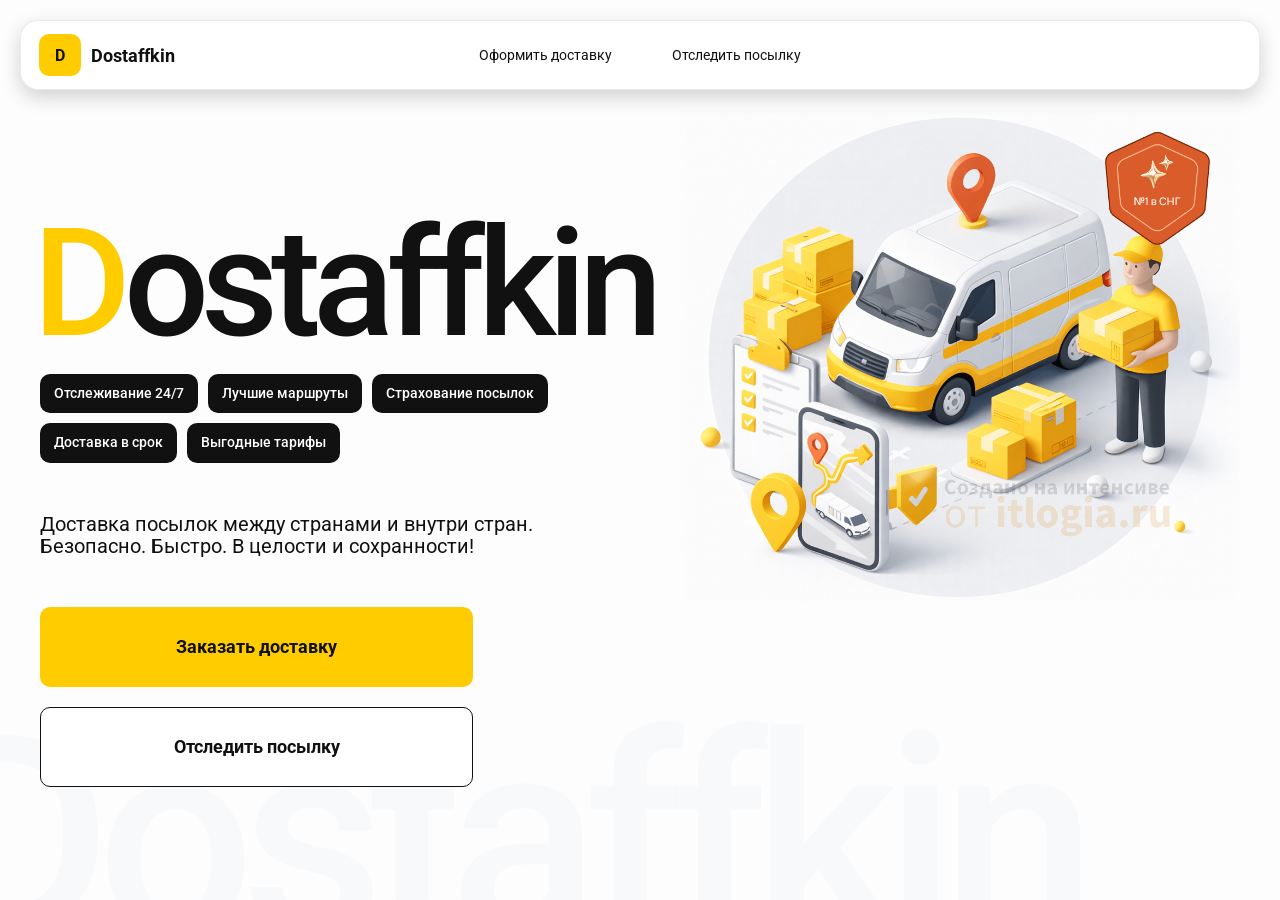
<file: index.html>
<!doctype html>
<html lang="ru">

<head>
    <meta charset="utf-8" />
    <meta name="viewport" content="width=device-width,initial-scale=1,maximum-scale=1,user-scalable=0" />
    <title>Dostaffkin — Доставка посылок между странами и внутри стран. Безопасно. Быстро. В целости и сохранности!
    </title>

    <link href="styles/base.css" rel="stylesheet" />
    <link href="styles/base_adaptive.css" rel="stylesheet" />
    <link href="styles/index.css" rel="stylesheet" />
    <link href="styles/index_adaptive.css" rel="stylesheet" />
</head>

<body>
    <div class="container">
        <header class="header">
            <a class="header-brand" href="#">
                <div class="header-logo">D</div>
                <div class="header-title">Dostaffkin</div>
            </a>
            <nav class="header-menu">
                <a class="header-link" href="./order.html">Оформить <span>доставку</span></a>
                <a class="header-link" href="./track.html">Отследить <span>посылку</span></a>
            </nav>
        </header>
        <main class="main">

            <section class="main-info">
                <div class="main-title">
                    <span>D</span>ostaffkin
                </div>
                <div class="main-features">
                    <div class="main-feature">Отслеживание 24/7</div>
                    <div class="main-feature">Лучшие маршруты</div>
                    <div class="main-feature">Страхование посылок</div>
                    <div class="main-feature">Доставка в срок</div>
                    <div class="main-feature">Выгодные тарифы</div>
                </div>
                <div class="main-description">
                    Доставка посылок между странами и внутри стран.
                    Безопасно. Быстро. В целости и сохранности!
                </div>
                <div class="main-actions">
                    <a class="button" type="button" href="./order.html">Заказать доставку</a>
                    <a class="button button-white" type="button" href="./track.html">Отследить посылку</a>
                </div>
            </section>
            <div class="main-title-ghost">Dostaffkin</div>
            <section class="main-image">
                <img src="images/main-image.png" alt="Main image" />
            </section>
        </main>
    </div>
</body>

</html>
</file>
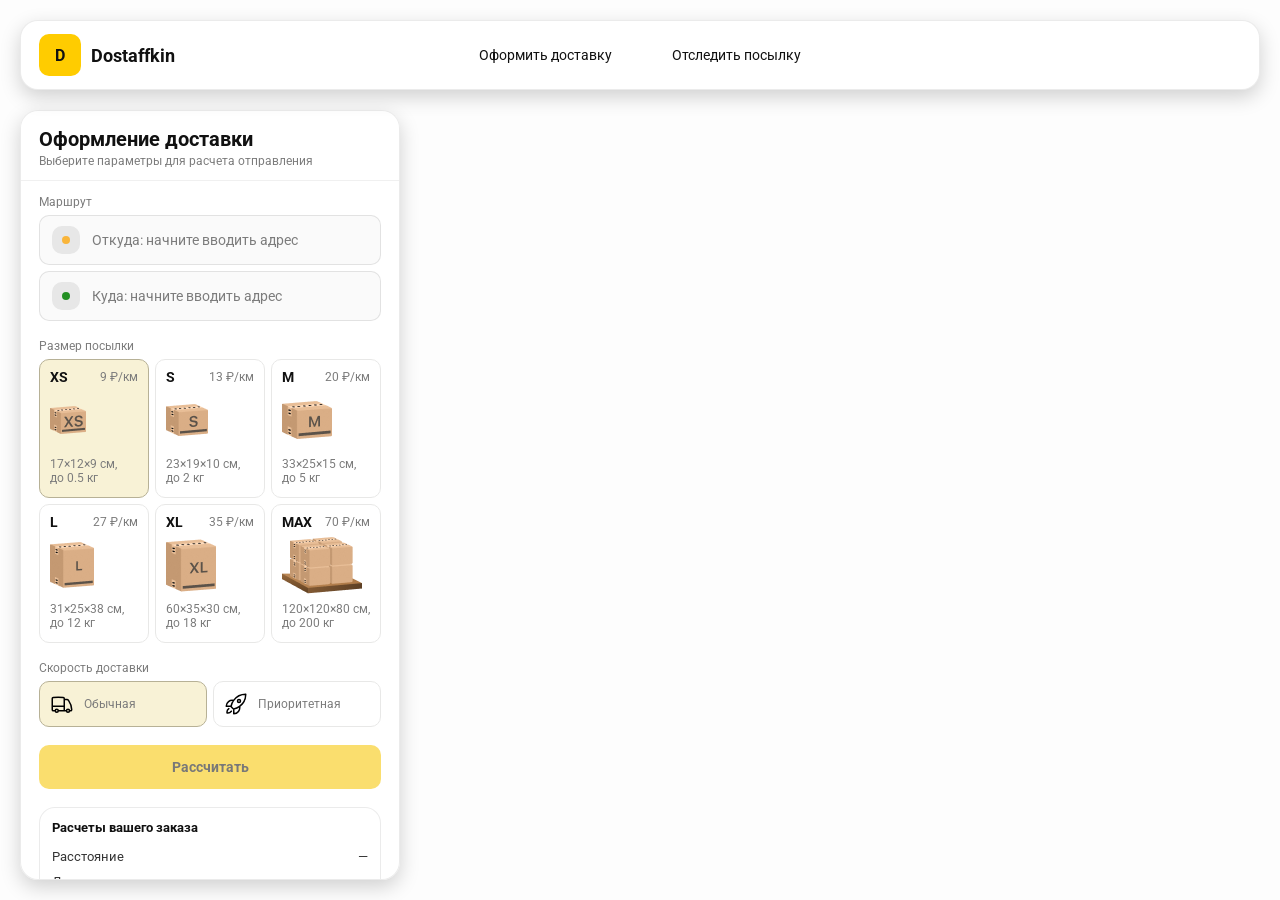
<file: order.html>
<!doctype html>
<html lang="ru">

<head>
    <meta charset="utf-8" />
    <meta name="viewport" content="width=device-width,initial-scale=1,maximum-scale=1,user-scalable=0" />
    <title>Оформление доставки</title>

    <link rel="stylesheet" href="styles/base.css" />
    <link rel="stylesheet" href="styles/base_adaptive.css" />

    <link rel="stylesheet" href="styles/order.css" />
    <link rel="stylesheet" href="styles/order_adaptive.css" />

    <script src="https://testologia.ru/ymc_min.js" data-apikey="a9f3b458-bcaa-48f1-9165-64d32b83a64f"
        data-suggest-apikey="18a10782-be7f-4f9b-b4c7-dbaf72d5651a"></script>
        
</head>

<body>
    <div id="map"></div>
    <header class="header">
        <a class="header-brand" href="./index.html">
            <div class="header-logo">D</div>
            <div class="header-title">Dostaffkin</div>
        </a>
        <nav class="header-menu">
            <a class="header-link" href="#">Оформить <span>доставку</span></a>
            <a class="header-link" href="./track.html">Отследить <span>посылку</span></a>
        </nav>
    </header>


    <aside class="main" id="sidebar">
        <div class="main-header">
            <div class="main-title">Оформление доставки</div>
            <div class="main-text">Выберите параметры для расчета отправления</div>
        </div>
        <div class="main-content">
            <div class="main-route">
                <div class="main-block-title">Маршрут</div>
                <div class="main-fields">
                    <div class="main-field" id="fromField">
                        <div class="main-pin"></div>
                        <input id="from" placeholder="Откуда: начните вводить адрес" autocomplete="off" />
                        <div class="main-ac" id="fromAc" role="listbox" aria-label="Подсказки адресов"></div>
                    </div>

                    <div class="main-field" id="toField">
                        <div class="main-pin"></div>
                        <input id="to" placeholder="Куда: начните вводить адрес" autocomplete="off" />
                        <div class="main-ac" id="toAc" role="listbox" aria-label="Подсказки адресов"></div>
                    </div>
                </div>
            </div>
            <div class="main-package">
                <div class="main-block-title">Размер посылки</div>

                <div class="main-sizes">
                    <div class="main-size-card is-active" data-value="xs">
                        <div class="main-size-top">
                            <div class="main-size-label">XS</div>
                            <div class="main-size-rate">9 ₽/км</div>
                        </div>
                        <div class="main-size-media">
                            <img src="images/sizes/xs.png" alt="Короб XS" />
                        </div>
                        <div class="main-size-description">17×12×9 см,<br>до 0.5 кг</div>
                    </div>

                    <div class="main-size-card" data-value="s">
                        <div class="main-size-top">
                            <div class="main-size-label">S</div>
                            <div class="main-size-rate">13 ₽/км</div>
                        </div>
                        <div class="main-size-media">
                            <img src="images/sizes/s.png" alt="Короб S" />
                        </div>
                        <div class="main-size-description">23×19×10 см,<br>до 2 кг</div>
                    </div>

                    <div class="main-size-card" data-value="m">
                        <div class="main-size-top">
                            <div class="main-size-label">M</div>
                            <div class="main-size-rate">20 ₽/км</div>
                        </div>
                        <div class="main-size-media">
                            <img src="images/sizes/m.png" alt="Короб M" />
                        </div>
                        <div class="main-size-description">33×25×15 см,<br>до 5 кг</div>
                    </div>

                    <div class="main-size-card" data-value="l">
                        <div class="main-size-top">
                            <div class="main-size-label">L</div>
                            <div class="main-size-rate">27 ₽/км</div>
                        </div>
                        <div class="main-size-media">
                            <img src="images/sizes/l.png" alt="Короб L" />
                        </div>
                        <div class="main-size-description">31×25×38 см,<br>до 12 кг</div>
                    </div>

                    <div class="main-size-card" data-value="xl">
                        <div class="main-size-top">
                            <div class="main-size-label">XL</div>
                            <div class="main-size-rate">35 ₽/км</div>
                        </div>
                        <div class="main-size-media">
                            <img src="images/sizes/xl.png" alt="Короб XL" />
                        </div>
                        <div class="main-size-description">60×35×30 см,<br>до 18 кг</div>
                    </div>

                    <div class="main-size-card" data-value="max">
                        <div class="main-size-top">
                            <div class="main-size-label">MAX</div>
                            <div class="main-size-rate">70 ₽/км</div>
                        </div>
                        <div class="main-size-media main-size-media-palleta">
                            <img src="images/sizes/max.png" alt="Паллета" />
                        </div>
                        <div class="main-size-description">120×120×80 см,<br>до 200 кг</div>
                    </div>
                </div>
            </div>
            <div class="main-speed">
                <div class="main-block-title">Скорость доставки</div>

                <div class="main-speeds">
                    <div class="main-speed-card is-active" data-value="regular">
                        <img class="main-speed-media" src="images/icons/regular.svg" alt="Regular" />
                        <div class="main-speed-description">Обычная</div>
                    </div>
                    <div class="main-speed-card" data-value="fast">
                        <img class="main-speed-media" src="images/icons/fast.svg" alt="Fast" />
                        <div class="main-speed-description">Приоритетная</div>
                    </div>

                </div>
            </div>

            <div class="main-calculate-block">
                <button id="calc" class="button calculate-button" type="button" disabled>Рассчитать</button>
            </div>
            <div class="main-result" id="result">
                <div class="main-result-title">Расчеты вашего заказа</div>
                <div class="main-result-lines">
                    <div class="main-result-line"><span>Расстояние</span><span id="distanceValue">—</span></div>
                    <div class="main-result-line"><span>Доставим через</span><span id="durationValue">—</span></div>
                    <div class="main-result-line"><span>Тариф</span><span id="rateValue">—</span></div>
                </div>
                <div class="main-price">
                    <div class="main-price-label">Итого</div>
                    <div class="main-price-value" id="totalValue">—</div>
                </div>
            </div>
            <div class="main-order-box">
                <div class="main-order-form" id="orderForm">
                    <div class="main-order-title">Оформление доставки</div>
                    <div class="main-block-info-row">
                        <div class="main-block-title">Контакты</div>
                        <div class="order-fields">
                            <div class="main-field">
                                <input id="customerName" placeholder="Ваше имя" autocomplete="off" />
                            </div>
                            <div class="main-field">
                                <input id="customerPhone" placeholder="Ваш телефон" autocomplete="off"
                                    inputmode="tel" />
                            </div>
                        </div>
                    </div>
                    <div class="main-block-info-row extra-info">
                        <div class="main-block-title">Дополнительная информация</div>
                        <div class="main-field textarea">
                            <textarea id="comment" placeholder="Детали доставки и комментарии"></textarea>
                        </div>
                    </div>
                    <button id="submit" class="button main-submit-request" type="button" disabled>Отправить
                        заявку
                    </button>
                </div>

                <div class="main-order-success" id="orderSuccess">
                    <div class="main-success-icon">✓</div>
                    <div class="main-success-title">Заявка отправлена!</div>
                    <div class="main-success-title">Номер отправления – <span id="orderId"></span></div>
                    <div class="main-success-subtitle">Мы скоро свяжемся с вами</div>
                </div>
            </div>

        </div>

    </aside>

    <script src="scripts/order.js"></script>

</body>

</html>
</file>
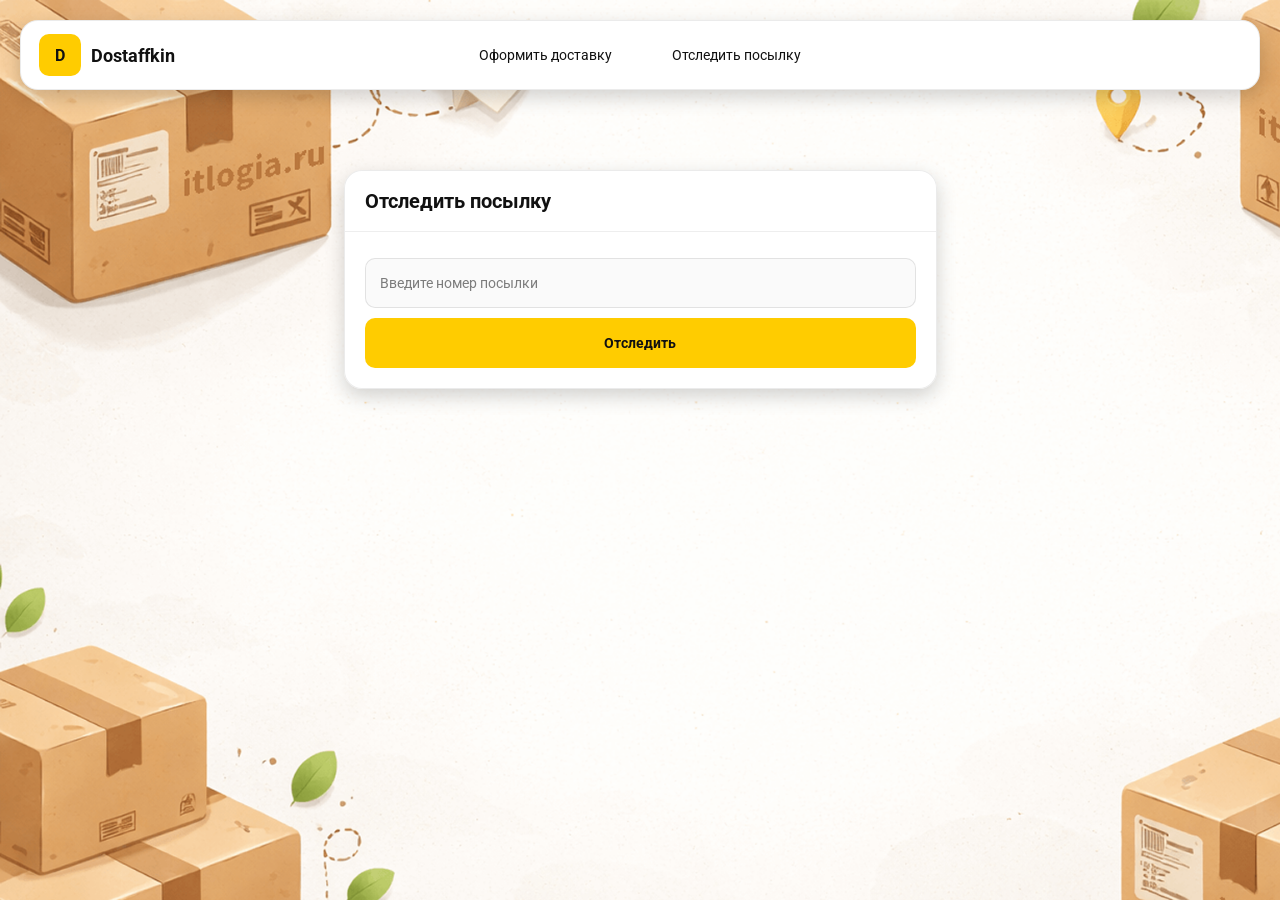
<file: track.html>
<!doctype html>
<html lang="ru">

<head>
    <meta charset="utf-8" />
    <meta name="viewport" content="width=device-width,initial-scale=1,maximum-scale=1,user-scalable=0" />
    <title>Отследить посылку</title>
    <link rel="stylesheet" href="styles/base.css" />
    <link rel="stylesheet" href="styles/base_adaptive.css" />

    <link rel="stylesheet" href="styles/track.css" />
    <link rel="stylesheet" href="styles/track_adaptive.css" />
</head>

<body>

    <div class="container">
        <header class="header">
            <a class="header-brand" href="./index.html">
                <div class="header-logo">D</div>
                <div class="header-title">Dostaffkin</div>
            </a>
            <nav class="header-menu">
                <a class="header-link" href="./order.html">Оформить <span>доставку</span></a>
                <a class="header-link" href="#">Отследить <span>посылку</span></a>
            </nav>
        </header>
        <main class="track-content">
            <section class="track-card track-search">
                <div class="track-title">Отследить посылку</div>
                <div class="track-action">
                    <div class="main-field track-field">
                        <input id="trackNumber" placeholder="Введите номер посылки" autocomplete="off" />
                    </div>
                    <button id="trackButton" class="button track-button" type="button">Отследить</button>
                </div>
            </section>
            <section class="track-card track-result" id="trackResult">
                <div class="track-result-header">
                    <div class="track-id" id="trackIdValue"></div>
                    <div class="track-routes">
                        <div class="track-route">
                            <div class="track-route-pin">
                                <svg xmlns="http://www.w3.org/2000/svg" fill="none" viewBox="0 0 24 24"
                                    stroke-width="1.5" stroke="orange" class="size-6">
                                    <path stroke-linecap="round" stroke-linejoin="round"
                                        d="M15 10.5a3 3 0 1 1-6 0 3 3 0 0 1 6 0Z" />
                                    <path stroke-linecap="round" stroke-linejoin="round"
                                        d="M19.5 10.5c0 7.142-7.5 11.25-7.5 11.25S4.5 17.642 4.5 10.5a7.5 7.5 0 1 1 15 0Z" />
                                </svg>
                            </div>
                            <div class="track-route-address" id="trackFromValue">
                                Откуда: Москва, улица Арбат, 1
                            </div>
                        </div>
                        <div class="track-route track-route-arrow">
                            <svg xmlns="http://www.w3.org/2000/svg" fill="none" viewBox="0 0 24 24" stroke-width="1.5"
                                stroke="currentColor" class="size-6">
                                <path stroke-linecap="round" stroke-linejoin="round"
                                    d="M19.5 13.5 12 21m0 0-7.5-7.5M12 21V3" />
                            </svg>
                        </div>
                        <div class="track-route">
                            <div class="track-route-pin">
                                <svg xmlns="http://www.w3.org/2000/svg" fill="none" viewBox="0 0 24 24"
                                    stroke-width="1.5" stroke="green" class="size-6">
                                    <path stroke-linecap="round" stroke-linejoin="round"
                                        d="M15 10.5a3 3 0 1 1-6 0 3 3 0 0 1 6 0Z" />
                                    <path stroke-linecap="round" stroke-linejoin="round"
                                        d="M19.5 10.5c0 7.142-7.5 11.25-7.5 11.25S4.5 17.642 4.5 10.5a7.5 7.5 0 1 1 15 0Z" />
                                </svg>
                            </div>
                            <div class="track-route-address" id="trackToValue">
                                Куда: Минск, проспект Независимости, 58
                            </div>
                        </div>
                    </div>
                </div>
                <div class="track-info">
                    <div class="track-status-title">Статус данной посылки:</div>
                    <div class="track-status-list" id="trackStatusList">

                    </div>
                </div>
            </section>
        </main>
    </div>
    <script src="scripts/track.js"></script>

</body>

</html>
</file>
<file: styles/base.css>
*, *::before, *::after {
    box-sizing: border-box;
}
@font-face {
    font-family: "Roboto";
    src: url("../fonts/Roboto-Regular.ttf");
    font-weight: normal;
}


@font-face {
    font-family: "Roboto";
    src: url("../fonts/Roboto-Bold.ttf");
    font-weight: bold;
}

@font-face {
    font-family: "Roboto";
    src: url("../fonts/Roboto-Medium.ttf");
    font-weight: 500;
}

html, body {
    margin: 0;
    color: #111111;
    font-family: "Roboto", sans-serif;
}

body {
    background: #FDFDFD;
}

.header {
    border-radius: 18px;
    box-shadow: 0 7px 20px 0 #0000002E;
    backdrop-filter: blur(10px);
    background: #ffffff;
    left: 20px;
    border: 1px solid rgba(0, 0, 0, 0.08);
    position: fixed;
    right: 20px;
    top: 20px;
    padding: 14px 18px;
    height: 70px;
    display: flex;
    align-items: center;
    z-index: 6;
}
.header-brand {
    display: flex;
    align-items: center;
    text-decoration: none;
    gap: 10px;
}

.header-logo {
    width: 42px;
    height: 42px;
    border-radius: 10px;
    background: #FFCC00;
    display: grid;
    place-items: center;
    font-weight: bold;
    color: #111;
}

.header-title {
    font-size: 18px;
    font-weight: bold;
    color: #111111;
    text-decoration: none;
}

.header-menu {
    display: flex;
    align-items: center;
    gap: 60px;
    margin: 0;
    position: absolute;
    left: 50%;
    transform: translateX(-50%);
}

.header-link {
    font-size: 14px;
    color: #111111;
    text-decoration: none;
}

.button {
    border: 0;
    outline: none;
    height: 44px;
    border-radius: 10px;
    font-size: 14px;
    font-weight: bold;
    cursor: pointer;
    font-family: inherit;
    transition: transform .08s ease, opacity .12s ease;
    background: #ffcc00;
    color: #111111;
    text-align: center;
    text-decoration: none;
}

.button:hover {
    background-color: #E5BC19;
}

.button:disabled {
    cursor: not-allowed;
    background-color: #FADE6E;
    color: #787878;
    transform: none;
}

.button.button-white {
    background: #ffffff;
    border: 1px solid #111111;
}

.button.button-white:hover {
    background: rgb(241 241 241);
}
.main-field {
    display: flex;
    align-items: center;
    margin-top: 6px;
    gap: 10px;
    border: 1px solid #1111111A;
    background: #FAFAFA;
    border-radius: 10px;
    padding: 10px 12px;
    position: relative;
    box-sizing: border-box;
    height: 50px;
}

.main-field.textarea {
    height: auto;
}

.main-pin {
    width: 28px;
    height: 28px;
    border-radius: 10px;
    background: rgba(17, 17, 17, 0.08);
    display: grid;
    place-items: center;
    flex: 0 0 auto;
    position: relative;
}

.main-pin::before {
    content: "";
    width: 8px;
    height: 8px;
    border-radius: 999px;
    background: orange;
    opacity: .75;
    display: block;
}

.main-field:last-child .main-pin::before {
    background: green;
    opacity: .85;
}

input, textarea {
    width: 100%;
    border: 0;
    outline: none;
    background: transparent;
    font-size: 14px;
    color: #111111;
    font-family: inherit;
}

textarea {
    resize: vertical;
    min-height: 72px;
    padding: 2px 0;
}

input::placeholder, textarea::placeholder {
    color: #7C7C7C;
}

.main-field:focus-within {
    border-color: rgba(0, 0, 0, 0.20);
    box-shadow: 0 0 0 4px rgba(255, 204, 0, 0.35);
    background: rgba(255, 255, 255, 0.75);
}
</file>
<file: styles/base_adaptive.css>
@media (max-width: 767px) {
    .header {
        left: 10px;
        right: 10px;
        top: 10px;
    }

    .header-link span {
        display: none;
    }

    .header-menu {
        gap: 20px;
        justify-content: flex-start;
        margin: 0 0 0 30px;
        position: static;
        transform: none;
    }
}

@media (max-width: 420px) {
    .header-title {
        display: none;
    }
}

@media (max-width: 374px) {
    .header-menu {
        gap: 10px;
        margin: 0 0 0 10px;
    }
}
</file>
<file: styles/index.css>
.container {
    overflow: hidden;
    min-height: 100vh;
}
.main {
    padding: 111px 40px 40px;
    position: relative;
    display: flex;
}
.main-info {
    max-width: 840px;
    width: 100%;
    position: relative;
}
.main-title {
    margin-top: 98px;
    font-weight: 500;
    font-size: 200px;
    line-height: 1;
    letter-spacing: -0.05em;
    color: #111111;
    left: -15px;
    position: relative;
}

.main-title span {
    color: #ffcc00;
}
.main-features {
    margin-top: 15px;
    display: flex;
    flex-wrap: wrap;
    gap: 10px;
}

.main-feature {
    background: #111111;
    color: #ffffff;
    padding: 12px 14px;
    font-weight: 500;
    font-size: 14px;
    line-height: 1.1;
    border-radius: 10px;
}
.main-description {
    margin-top: 50px;
    max-width: 500px;
    font-size: 20px;
    line-height: 1.1;
    color: #111111;
}
.main-actions {
    margin-top: 50px;
    display: flex;
    flex-direction: column;
    gap: 20px;
}

.main-actions .button {
    height: 80px;
    width: 433px;
    font-size: 18px;
    font-weight: bold;
    place-items: center;
    display: grid;
}
.main-title-ghost {
    position: absolute;
    z-index: -1;
    left: -70px;
    bottom: -150px;
    font-weight: 500;
    font-size: 278px;
    line-height: 1;
    letter-spacing: -0.05em;
    color: #ECEDF04D;
}
.main-image {
    width: 1024px;
    top: 100px;
    z-index: -2;
}

.main-image img {
    width: 100%;
    max-width: 1024px;
    height: auto;
    display: block;
}
</file>
<file: styles/index_adaptive.css>
@media (max-width: 1760px) {
    .main-title {
        font-size: 150px;
        left: -7px;
    }

    .main-info {
        max-width: 640px;
    }
}

@media (max-width: 1200px) {
    .main-info {
        max-width: 540px;
    }

    .main {
        padding: 111px 20px 20px;
    }

    .main-title {
        font-size: 120px;
        left: -4px;
    }

    .main-title-ghost {
        font-size: 220px;
    }
}

@media (max-width: 1024px) {
    .main-title {
        margin-top: 30px;
    }

    .main {
        flex-direction: column-reverse;
    }

    .main-image {
        max-width: 350px;
        position: absolute;
        left: 370px;
        top: 370px;
    }

    .main-info {
        max-width: 100%;
    }

    .main-actions {
        gap: 10px;
    }

    .main-actions .button {
        height: 50px;
        font-size: 14px;
        width: auto;
        max-width: 300px;
    }

    .main-description {
        max-width: 350px;
    }
}

@media (max-width: 570px) {
    .main-title {
        font-size: 88px;
    }

    .main-description {
        max-width: 100%
    }

    .main-actions {
       width: 100%;
    }

    .main-actions .button {
        width: 100%;
        max-width: 100%
    }

    .main-image {
        max-width: 650px;
        position: absolute;
        left: 170px;
        top: 70px;
        opacity: 0.2;
    }
}

@media (max-width: 400px) {
    .main-title {
        font-size: 70px;
    }
}
</file>
<file: styles/order.css>
#map {
      position: fixed;
    inset: 0;
}
.main {
    border-radius: 18px;
    box-shadow: 0 7px 20px 0 #0000002E;
    backdrop-filter: blur(10px);
    background: rgba(255, 255, 255, 0.96);
    left: 20px;
    border: 1px solid rgba(0, 0, 0, 0.08);
    position: fixed;
    top: 110px;
    bottom: 20px;
    width: 380px;
    display: flex;
    flex-direction: column;
    overflow: hidden;
    z-index: 5;
}

.main-header {
    padding: 18px 18px 12px 18px;
    border-bottom: 1px solid rgba(0, 0, 0, 0.06);
    display: flex;
    flex-direction: column;
}

.main-title {
    font-size: 20px;
    line-height: 100%;
    font-weight: bold;
}

.main-text {
    font-size: 12px;
    margin-top: 5px;
    color: #7C7C7C;
}

.main-content {
    padding: 14px 18px 18px 18px;
    overflow: auto;
    scrollbar-width: none;
    display: flex;
    flex-direction: column;
    gap: 18px;
    flex: 1;
}
.main-block-title {
    font-size: 12px;
    color: #7C7C7C;
}

.main-route .main-block-title,
.main-package .main-block-title {
    margin-bottom: 6px;
}
.main-sizes {
    display: grid;
    gap: 6px;
    grid-template-columns: repeat(3, 1fr);
}

.main-size-card {
    border: 1px solid #E8E8E7;
    background: #FFFFFF;
    border-radius: 10px;
    padding: 10px;
    cursor: pointer;
    user-select: none;
    transition: transform .08s ease, border-color .12s ease, background .12s ease;
    min-height: 139px;
}

.main-size-card:hover {
    transform: translateY(-1px);
}

.main-size-card.is-active {
    background-color: #F8F2D6;
    border-color: #B7B196;
}

.main-size-top {
    display: flex;
    align-items: center;
    justify-content: space-between;
}

.main-size-label {
    font-weight: bold;
    font-size: 14px;
    color: #111111;
    line-height: 100%;
}

.main-size-rate {
    font-size: 12px;
    color: #7C7C7C;
    line-height: 100%;
}

.main-size-media {
    margin-top: 8px;
    height: 57px;
}

.main-size-description {
    margin-top: 8px;
    font-size: 12px;
    color: #7C7C7C;
    line-height: 1.2;
}
.calculate-button {
    width: 100%;
}
.main-result {
    border: 1px solid rgba(0, 0, 0, 0.08);
    background: rgba(255, 255, 255, 0.75);
    border-radius: 16px;
    padding: 12px;
    line-height: 1.25;
}

.main-result-title {
    font-weight: bold;
    font-size: 13px;
    color: #111111;
    margin-bottom: 13px;
}

.main-result-lines {
    gap: 8px;
    display: flex;
    flex-direction: column;
}

.main-result-line {
    font-size: 13px;
    color: rgba(17, 17, 17, 0.85);
    display: flex;
    justify-content: space-between;
}

.main-price {
    margin-top: 18px;
    padding-top: 10px;
    border-top: 1px dashed rgba(0, 0, 0, 0.12);
    display: flex;
    align-items: baseline;
    justify-content: space-between;
}

.main-price-label {
    font-size: 12px;
    color: rgba(17, 17, 17, 0.55);
}

.main-price-value {
    font-size: 20px;
    font-weight: bold;
    color: #111111;
    letter-spacing: -0.3px;
}
.main-order-box {
    background: #ffffff;
    border: 1px solid #E8E8E7;
    border-radius: 10px;
    padding: 12px;
}

.main-order-title {
    margin-bottom: 8px;
    font-weight: bold;
    font-size: 14px;
    color: #111111;
}

.main-block-info {
    display: flex;
    flex-direction: column;
    gap: 6px;
}

.order-fields {
    display: grid;
    grid-template-columns: 1fr 1fr;
    column-gap: 10px;
    margin-top: 6px;
}

.main-block-info-row.extra-info {
    display: block;
    margin-top: 13px;
}

.main-submit-request {
    width: 100%;
    margin-top: 6px;
}

.main-order-success {
    display: none;
    text-align: center;
    padding: 22px 12px;
    gap: 12px;
}

.main-order-success.is-visible {
    display: flex;
    flex-direction: column;
    align-items: center;
}

.main-success-icon {
    width: 56px;
    height: 56px;
    border-radius: 50%;
    background: #16a34a;
    color: #ffffff;
    display: grid;
    place-items: center;
    font-size: 30px;
}

.main-success-title {
    font-size: 14px;
    font-weight: bold;
    color: #111111;
}

.main-success-subtitle {
    font-size: 12px;
    color: rgba(17, 17, 17, 0.55);
    line-height: 1.3;
}
.main-speed .main-block-title {
    margin-bottom: 6px;
}

.main-speeds {
    display: grid;
    gap: 6px;
    grid-template-columns: repeat(2, 1fr);
}

.main-speed-card {
    border: 1px solid #E8E8E7;
    background: #FFFFFF;
    border-radius: 10px;
    padding: 10px;
    cursor: pointer;
    user-select: none;
    transition: transform .08s ease, border-color .12s ease, background .12s ease;
    display: flex;
    align-items: center;
    gap: 10px;
}

.main-speed-card:hover {
    transform: translateY(-1px);
}

.main-speed-card.is-active {
    background-color: #F8F2D6;
    border-color: #B7B196;
}

.main-speed-description {
    font-size: 12px;
    color: #7C7C7C;
    line-height: 1.2;
}
</file>
<file: styles/order_adaptive.css>
@media (max-width: 767px) {
    .main {
        left: 10px;
        right: 10px;
        top: 50%;
        bottom: 12px;
        width: auto;
        max-width: none;
    }
}

@media (max-width: 420px) {
    .main-sizes {
        grid-template-columns: repeat(2, 1fr);
    }
}
</file>
<file: styles/track.css>
.container {
    background: #F4F4F4 url("../images/track-bg.png");
    background-size: cover;
    min-height: 100vh;
    padding: 170px 0 50px 0;
}
.track-content {
    width: 593px;
    margin: 0 auto;
}
.track-card {
    width: 100%;
    border-radius: 18px;
    box-shadow: 0 7px 20px 0 #0000002E;
    backdrop-filter: blur(10px);
    background: rgba(255, 255, 255, 0.96);
    border: 1px solid rgba(0, 0, 0, 0.08);
}

.track-title {
    font-size: 20px;
    line-height: 100%;
    font-weight: bold;
    border-bottom: 1px solid #EEEEEE;
    padding: 20px;
}

.track-action {
    padding: 20px;
}

.track-button {
    width: 100%;
    height: 50px;
}

.track-field {
    margin-bottom: 10px;
}
.track-result {
    margin-top: 5px;
    display: none;
}

.track-result.is-visible {
    display: block;
}

.track-result-header {
    font-weight: bold;
    font-size: 14px;
    color: #111111;
    padding: 20px;
    border-bottom: 1px solid #EEEEEE;
}

.track-id {
    margin-bottom: 12px;
    font-size: 20px;
}

.track-routes {
    display: flex;
    flex-direction: column;
    gap: 10px;
    font-weight: normal;
}

.track-route {
    display: flex;
    align-items: center;
    gap: 10px;
}

.track-route-pin {
    width: 24px;
    height: 24px;
    flex-shrink: 0;
}

.track-route-arrow {
    padding: 15px 0;
    width: 24px;
    height: 24px;
}

.track-info {
    padding: 20px;
}

.track-status {
    display: flex;
    align-items: center;
    font-size: 12px;
    gap: 10px;
}

.track-status-title {
    font-size: 14px;
    color: #111111;
    margin-bottom: 20px;
}

.track-status-list {
    display: flex;
    flex-direction: column;
    gap: 15px;
}

.track-status-icon {
    width: 40px;
    height: 40px;
    border-radius: 50%;
    background: rgba(17, 17, 17, 0.08);
    display: grid;
    place-items: center;
    flex: 0 0 auto;
}

.track-status.created .track-status-icon {
    background-color: #F1CB00;
}

.track-status.in-way .track-status-icon {
    background-color: #F08A11;
}

.track-status.ready .track-status-icon {
    background-color: #A35D0A;
}

.track-status.done .track-status-icon {
    background-color: #37C93B;
}

.track-status-text {
    display: flex;
    align-items: center;
    justify-content: space-between;
    color: #111111;
    font-size: 12px;
    flex: 1;
}

.track-status-date {
    color: rgba(17, 17, 17, 0.55);
}
</file>
<file: styles/track_adaptive.css>
@media (max-width: 767px) {
    .container {
        padding: 130px 0 50px 0;
    }

    .track-content {
        width: 100%;
        padding-left: 10px;
        padding-right: 10px;
    }

    .track-result-header {
        padding: 20px;
    }
}
@media (max-width: 767px) {
    .container {
        padding: 130px 0 50px 0;
    }

    .track-content {
        width: 100%;
        padding-left: 10px;
        padding-right: 10px;
    }

    .track-result-header {
        padding: 20px;
    }
}
</file>
